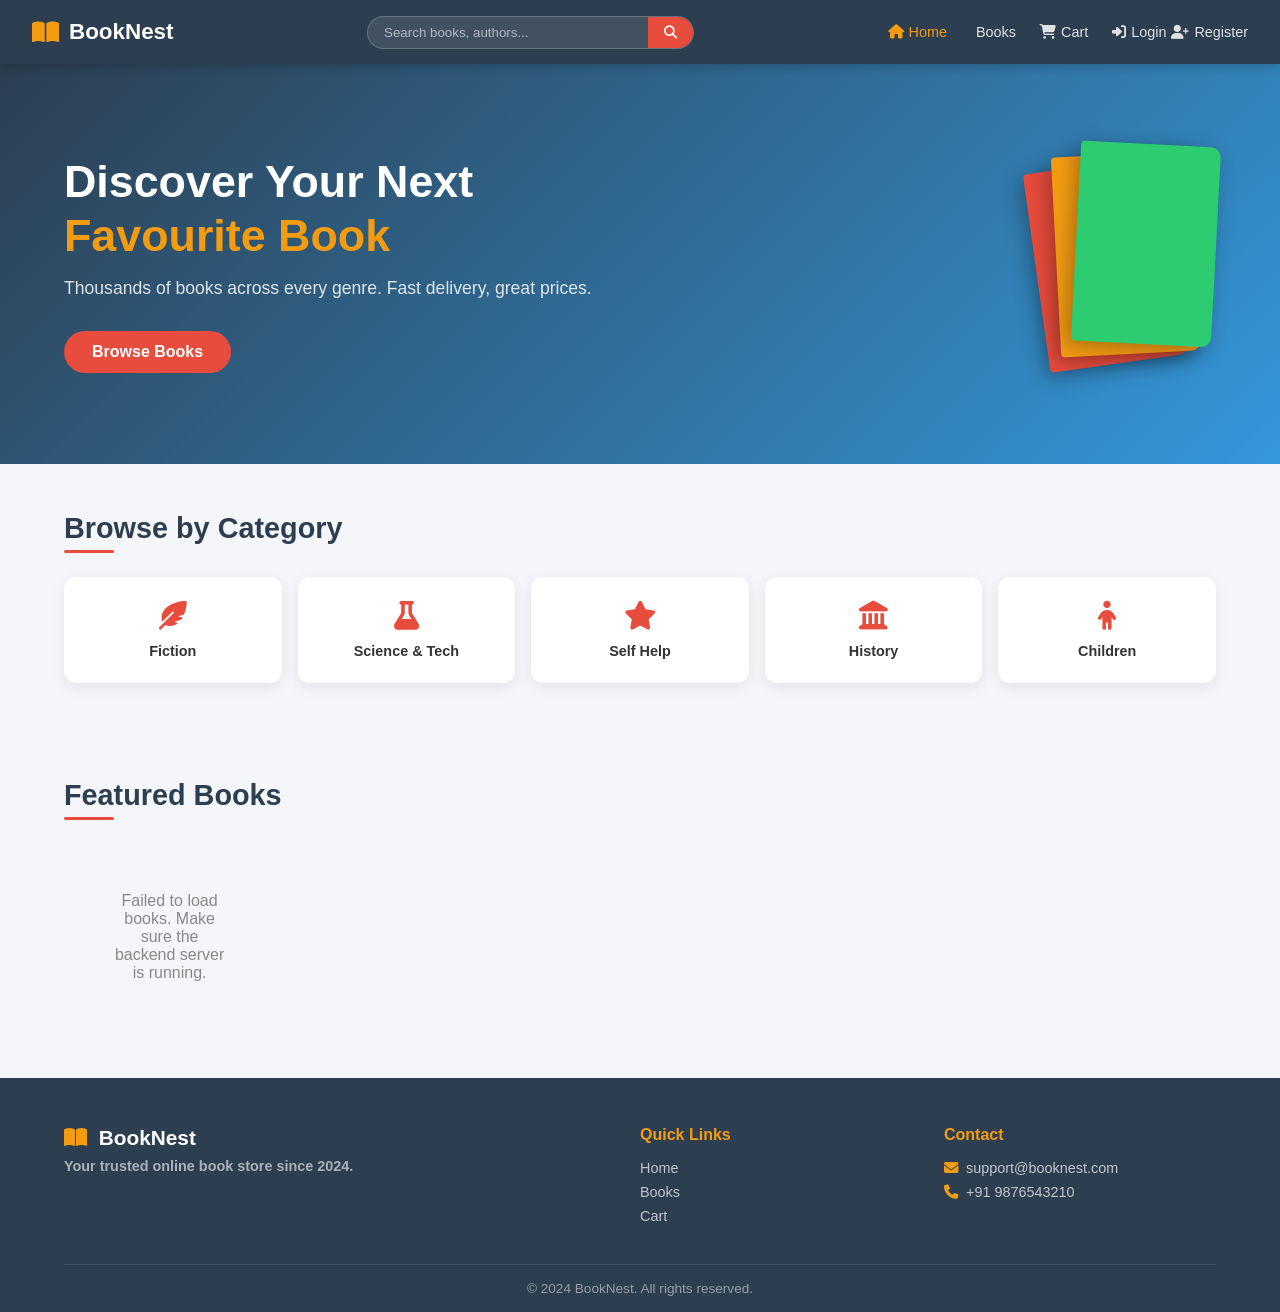
<file: frontend/index.html>
<!DOCTYPE html>
<html lang="en">
<head>
    <meta charset="UTF-8" />
    <meta name="viewport" content="width=device-width, initial-scale=1.0"/>
    <title>BookNest - Online Book Store</title>
    <link rel="stylesheet" href="css/style.css"/>
    <link rel="stylesheet" href="https://cdnjs.cloudflare.com/ajax/libs/font-awesome/6.4.0/css/all.min.css"/>
</head>
<body>

<!-- ===== NAVBAR ===== -->
<nav class="navbar">
    <div class="nav-brand">
        <i class="fas fa-book-open"></i>
        <span>BookNest</span>
    </div>
    <div class="nav-search">
        <input type="text" id="searchInput" placeholder="Search books, authors..."/>
        <button onclick="searchBooks()"><i class="fas fa-search"></i></button>
    </div>
    <div class="nav-links">
        <a href="index.html" class="active"><i class="fas fa-home"></i> Home</a>
        <a href="books.html"><i class="fas fa-books"></i> Books</a>
        <a href="cart.html"><i class="fas fa-shopping-cart"></i> Cart <span id="cartBadge" class="badge">0</span></a>
        <div id="authLinks">
            <a href="login.html"><i class="fas fa-sign-in-alt"></i> Login</a>
            <a href="register.html"><i class="fas fa-user-plus"></i> Register</a>
        </div>
        <div id="userLinks" style="display:none">
            <a href="orders.html"><i class="fas fa-box"></i> My Orders</a>
            <span id="welcomeUser" class="welcome-text"></span>
            <a href="#" onclick="logout()"><i class="fas fa-sign-out-alt"></i> Logout</a>
        </div>
    </div>
</nav>

<!-- ===== HERO SECTION ===== -->
<section class="hero">
    <div class="hero-content">
        <h1>Discover Your Next <br/><span>Favourite Book</span></h1>
        <p>Thousands of books across every genre. Fast delivery, great prices.</p>
        <button onclick="window.location='books.html'" class="btn-primary">Browse Books</button>
    </div>
    <div class="hero-image">
        <div class="book-stack">
            <div class="book b1"></div>
            <div class="book b2"></div>
            <div class="book b3"></div>
        </div>
    </div>
</section>

<!-- ===== CATEGORIES ===== -->
<section class="section">
    <h2 class="section-title">Browse by Category</h2>
    <div class="categories-grid">
        <div class="category-card" onclick="filterCategory(1)">
            <i class="fas fa-feather-alt"></i>
            <span>Fiction</span>
        </div>
        <div class="category-card" onclick="filterCategory(2)">
            <i class="fas fa-flask"></i>
            <span>Science & Tech</span>
        </div>
        <div class="category-card" onclick="filterCategory(3)">
            <i class="fas fa-star"></i>
            <span>Self Help</span>
        </div>
        <div class="category-card" onclick="filterCategory(4)">
            <i class="fas fa-landmark"></i>
            <span>History</span>
        </div>
        <div class="category-card" onclick="filterCategory(5)">
            <i class="fas fa-child"></i>
            <span>Children</span>
        </div>
    </div>
</section>

<!-- ===== FEATURED BOOKS ===== -->
<section class="section">
    <h2 class="section-title">Featured Books</h2>
    <div id="booksGrid" class="books-grid">
        <p class="loading"><i class="fas fa-spinner fa-spin"></i> Loading books...</p>
    </div>
</section>

<!-- ===== FOOTER ===== -->
<footer class="footer">
    <div class="footer-content">
        <div class="footer-brand">
            <i class="fas fa-book-open"></i> BookNest
            <p>Your trusted online book store since 2024.</p>
        </div>
        <div class="footer-links">
            <h4>Quick Links</h4>
            <a href="index.html">Home</a>
            <a href="books.html">Books</a>
            <a href="cart.html">Cart</a>
        </div>
        <div class="footer-contact">
            <h4>Contact</h4>
            <p><i class="fas fa-envelope"></i> support@booknest.com</p>
            <p><i class="fas fa-phone"></i> +91 9876543210</p>
        </div>
    </div>
    <div class="footer-bottom">
        &copy; 2024 BookNest. All rights reserved.
    </div>
</footer>

<script src="js/main.js"></script>
<script>
    document.addEventListener('DOMContentLoaded', () => {
        updateNavAuth();
        loadFeaturedBooks();
        updateCartBadge();
    });

    function loadFeaturedBooks() {
        fetch(API_BASE + '/books')
            .then(r => r.json())
            .then(books => {
                const grid = document.getElementById('booksGrid');
                grid.innerHTML = '';
                books.slice(0, 6).forEach(book => {
                    grid.innerHTML += createBookCard(book);
                });
            })
            .catch(() => {
                document.getElementById('booksGrid').innerHTML = '<p class="error">Failed to load books. Make sure the backend server is running.</p>';
            });
    }

    function filterCategory(id) {
        window.location = `books.html?category=${id}`;
    }

    function searchBooks() {
        const q = document.getElementById('searchInput').value.trim();
        if (q) window.location = `books.html?search=${encodeURIComponent(q)}`;
    }
</script>
</body>
</html>
</file>
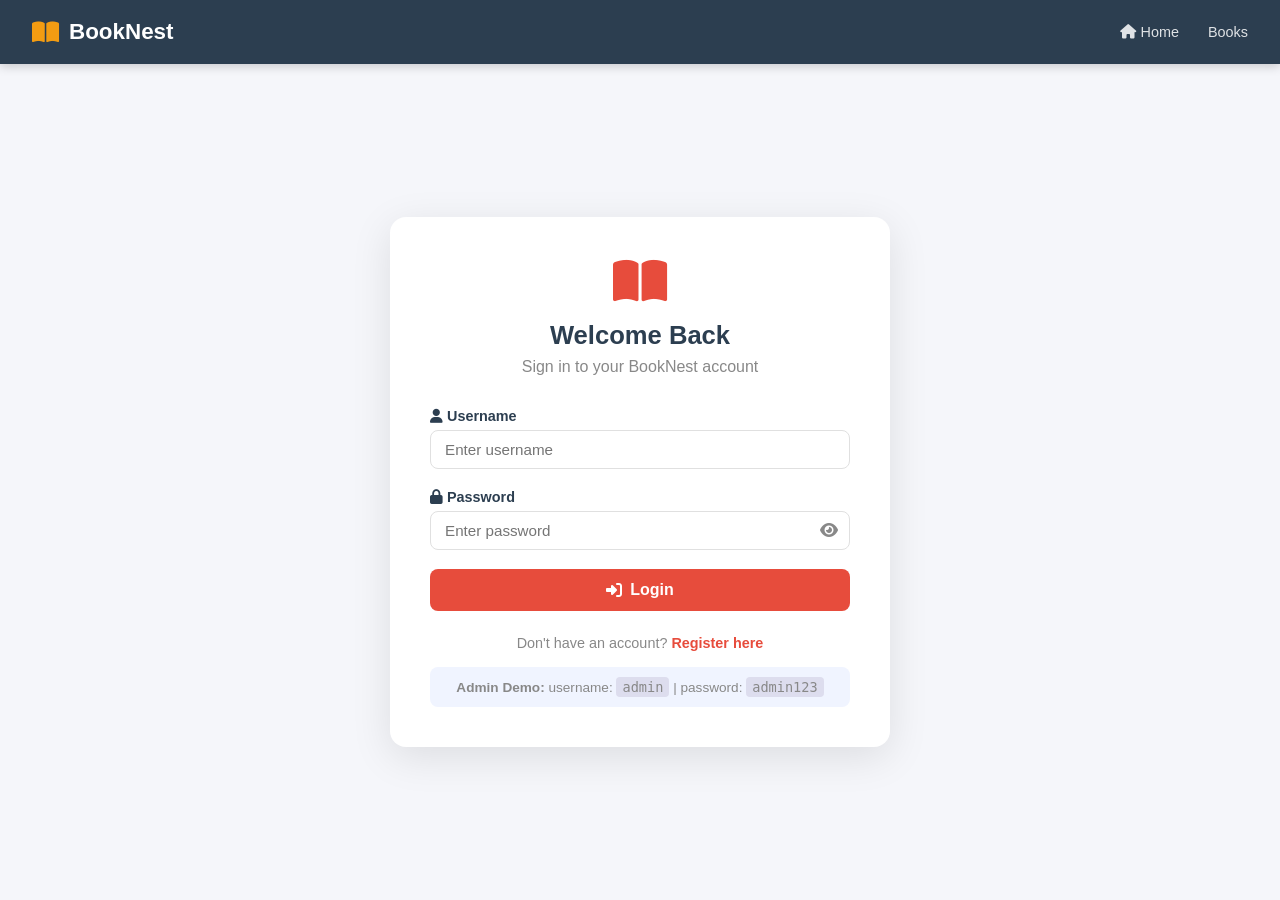
<file: frontend/admin.html>
<!DOCTYPE html>
<html lang="en">
<head>
    <meta charset="UTF-8"/>
    <meta name="viewport" content="width=device-width, initial-scale=1.0"/>
    <title>Admin Dashboard - BookNest</title>
    <link rel="stylesheet" href="css/style.css"/>
    <link rel="stylesheet" href="https://cdnjs.cloudflare.com/ajax/libs/font-awesome/6.4.0/css/all.min.css"/>
</head>
<body>
<nav class="navbar">
    <div class="nav-brand"><i class="fas fa-book-open"></i><span>BookNest Admin</span></div>
    <div class="nav-links">
        <a href="index.html"><i class="fas fa-home"></i> Site</a>
        <span id="welcomeUser" class="welcome-text"></span>
        <a href="#" onclick="logout()"><i class="fas fa-sign-out-alt"></i> Logout</a>
    </div>
</nav>

<div class="admin-container">
    <!-- Admin Sidebar -->
    <aside class="admin-sidebar">
        <ul>
            <li class="active" onclick="showTab('books')"><i class="fas fa-book"></i> Books</li>
            <li onclick="showTab('orders')"><i class="fas fa-box"></i> Orders</li>
            <li onclick="showTab('add-book')"><i class="fas fa-plus"></i> Add Book</li>
        </ul>
    </aside>

    <!-- Admin Content -->
    <main class="admin-main">

        <!-- Books Tab -->
        <div id="tab-books" class="admin-tab">
            <h2><i class="fas fa-book"></i> Manage Books</h2>
            <div id="adminBooksTable">
                <p class="loading"><i class="fas fa-spinner fa-spin"></i> Loading...</p>
            </div>
        </div>

        <!-- Orders Tab -->
        <div id="tab-orders" class="admin-tab" style="display:none">
            <h2><i class="fas fa-box"></i> All Orders</h2>
            <div id="adminOrdersTable">
                <p class="loading"><i class="fas fa-spinner fa-spin"></i> Loading...</p>
            </div>
        </div>

        <!-- Add Book Tab -->
        <div id="tab-add-book" class="admin-tab" style="display:none">
            <h2><i class="fas fa-plus-circle"></i> Add New Book</h2>
            <form id="addBookForm" onsubmit="submitBook(event)" class="admin-form">
                <div class="form-row">
                    <div class="form-group">
                        <label>Title *</label>
                        <input type="text" id="aTitle" required/>
                    </div>
                    <div class="form-group">
                        <label>Author *</label>
                        <input type="text" id="aAuthor" required/>
                    </div>
                </div>
                <div class="form-row">
                    <div class="form-group">
                        <label>ISBN</label>
                        <input type="text" id="aIsbn"/>
                    </div>
                    <div class="form-group">
                        <label>Category *</label>
                        <select id="aCategory" required>
                            <option value="1">Fiction</option>
                            <option value="2">Science & Tech</option>
                            <option value="3">Self Help</option>
                            <option value="4">History</option>
                            <option value="5">Children</option>
                        </select>
                    </div>
                </div>
                <div class="form-row">
                    <div class="form-group">
                        <label>Price (₹) *</label>
                        <input type="number" id="aPrice" step="0.01" required/>
                    </div>
                    <div class="form-group">
                        <label>Stock *</label>
                        <input type="number" id="aStock" required/>
                    </div>
                </div>
                <div class="form-row">
                    <div class="form-group">
                        <label>Publisher</label>
                        <input type="text" id="aPublisher"/>
                    </div>
                    <div class="form-group">
                        <label>Publish Year</label>
                        <input type="number" id="aYear" min="1000" max="2099"/>
                    </div>
                </div>
                <div class="form-group">
                    <label>Image URL</label>
                    <input type="text" id="aImage" placeholder="https://..."/>
                </div>
                <div class="form-group">
                    <label>Description</label>
                    <textarea id="aDesc" rows="3"></textarea>
                </div>
                <div id="addMsg" class="form-success" style="display:none"></div>
                <button type="submit" class="btn-primary"><i class="fas fa-save"></i> Save Book</button>
            </form>
        </div>

    </main>
</div>

<div id="toast" class="toast"></div>
<script src="js/main.js"></script>
<script>
    document.addEventListener('DOMContentLoaded', () => {
        const user = getUser();
        if (!user || user.role !== 'admin') { window.location = 'login.html'; return; }
        document.getElementById('welcomeUser').textContent = 'Hi, ' + user.fullName;
        loadAdminBooks();
    });

    function showTab(name) {
        document.querySelectorAll('.admin-tab').forEach(t => t.style.display = 'none');
        document.querySelectorAll('.admin-sidebar li').forEach(l => l.classList.remove('active'));
        document.getElementById('tab-' + name).style.display = 'block';
        event.target.closest('li').classList.add('active');
        if (name === 'orders') loadAdminOrders();
        if (name === 'books') loadAdminBooks();
    }

    function loadAdminBooks() {
        fetch(API_BASE + '/books')
            .then(r => r.json())
            .then(books => {
                const div = document.getElementById('adminBooksTable');
                div.innerHTML = `
                    <table class="admin-table">
                        <thead><tr><th>ID</th><th>Title</th><th>Author</th><th>Price</th><th>Stock</th><th>Category</th><th>Actions</th></tr></thead>
                        <tbody>
                            ${books.map(b => `
                                <tr>
                                    <td>${b.id}</td>
                                    <td>${b.title}</td>
                                    <td>${b.author}</td>
                                    <td>₹${b.price}</td>
                                    <td><span class="${b.stock < 5 ? 'low-stock' : ''}">${b.stock}</span></td>
                                    <td>${b.categoryName || '-'}</td>
                                    <td>
                                        <button class="btn-small btn-danger" onclick="deleteBook(${b.id})"><i class="fas fa-trash"></i></button>
                                    </td>
                                </tr>
                            `).join('')}
                        </tbody>
                    </table>`;
            });
    }

    function deleteBook(id) {
        if (!confirm('Are you sure you want to delete this book?')) return;
        fetch(API_BASE + '/books/' + id, { method: 'DELETE' })
            .then(r => r.json())
            .then(data => {
                if (data.success) { showToast('Book deleted'); loadAdminBooks(); }
                else showToast('Delete failed');
            });
    }

    function loadAdminOrders() {
        fetch(API_BASE + '/orders/all')
            .then(r => r.json())
            .then(orders => {
                const div = document.getElementById('adminOrdersTable');
                div.innerHTML = `
                    <table class="admin-table">
                        <thead><tr><th>ID</th><th>User</th><th>Total</th><th>Status</th><th>Date</th><th>Update</th></tr></thead>
                        <tbody>
                            ${orders.map(o => `
                                <tr>
                                    <td>#${o.id}</td>
                                    <td>User ${o.userId}</td>
                                    <td>₹${o.totalAmount}</td>
                                    <td><span class="status-badge status-${o.status}">${o.status}</span></td>
                                    <td>${new Date(o.orderDate).toLocaleDateString()}</td>
                                    <td>
                                        <select onchange="updateStatus(${o.id}, this.value)">
                                            <option value="pending" ${o.status==='pending'?'selected':''}>Pending</option>
                                            <option value="confirmed" ${o.status==='confirmed'?'selected':''}>Confirmed</option>
                                            <option value="shipped" ${o.status==='shipped'?'selected':''}>Shipped</option>
                                            <option value="delivered" ${o.status==='delivered'?'selected':''}>Delivered</option>
                                            <option value="cancelled" ${o.status==='cancelled'?'selected':''}>Cancelled</option>
                                        </select>
                                    </td>
                                </tr>
                            `).join('')}
                        </tbody>
                    </table>`;
            });
    }

    function updateStatus(orderId, status) {
        fetch(API_BASE + `/orders/${orderId}/status?status=${status}`, { method: 'PUT' })
            .then(r => r.json())
            .then(data => showToast(data.success ? 'Status updated' : 'Update failed'));
    }

    function submitBook(e) {
        e.preventDefault();
        const book = {
            title: document.getElementById('aTitle').value,
            author: document.getElementById('aAuthor').value,
            isbn: document.getElementById('aIsbn').value,
            categoryId: parseInt(document.getElementById('aCategory').value),
            price: parseFloat(document.getElementById('aPrice').value),
            stock: parseInt(document.getElementById('aStock').value),
            description: document.getElementById('aDesc').value,
            imageUrl: document.getElementById('aImage').value,
            publisher: document.getElementById('aPublisher').value,
            publishYear: parseInt(document.getElementById('aYear').value) || 0
        };
        fetch(API_BASE + '/books', {
            method: 'POST',
            headers: { 'Content-Type': 'application/json' },
            body: JSON.stringify(book)
        })
        .then(r => r.json())
        .then(data => {
            const msg = document.getElementById('addMsg');
            msg.textContent = data.success ? 'Book added successfully!' : 'Failed to add book';
            msg.className = data.success ? 'form-success' : 'form-error';
            msg.style.display = 'block';
            if (data.success) document.getElementById('addBookForm').reset();
        });
    }
</script>
</body>
</html>
</file>
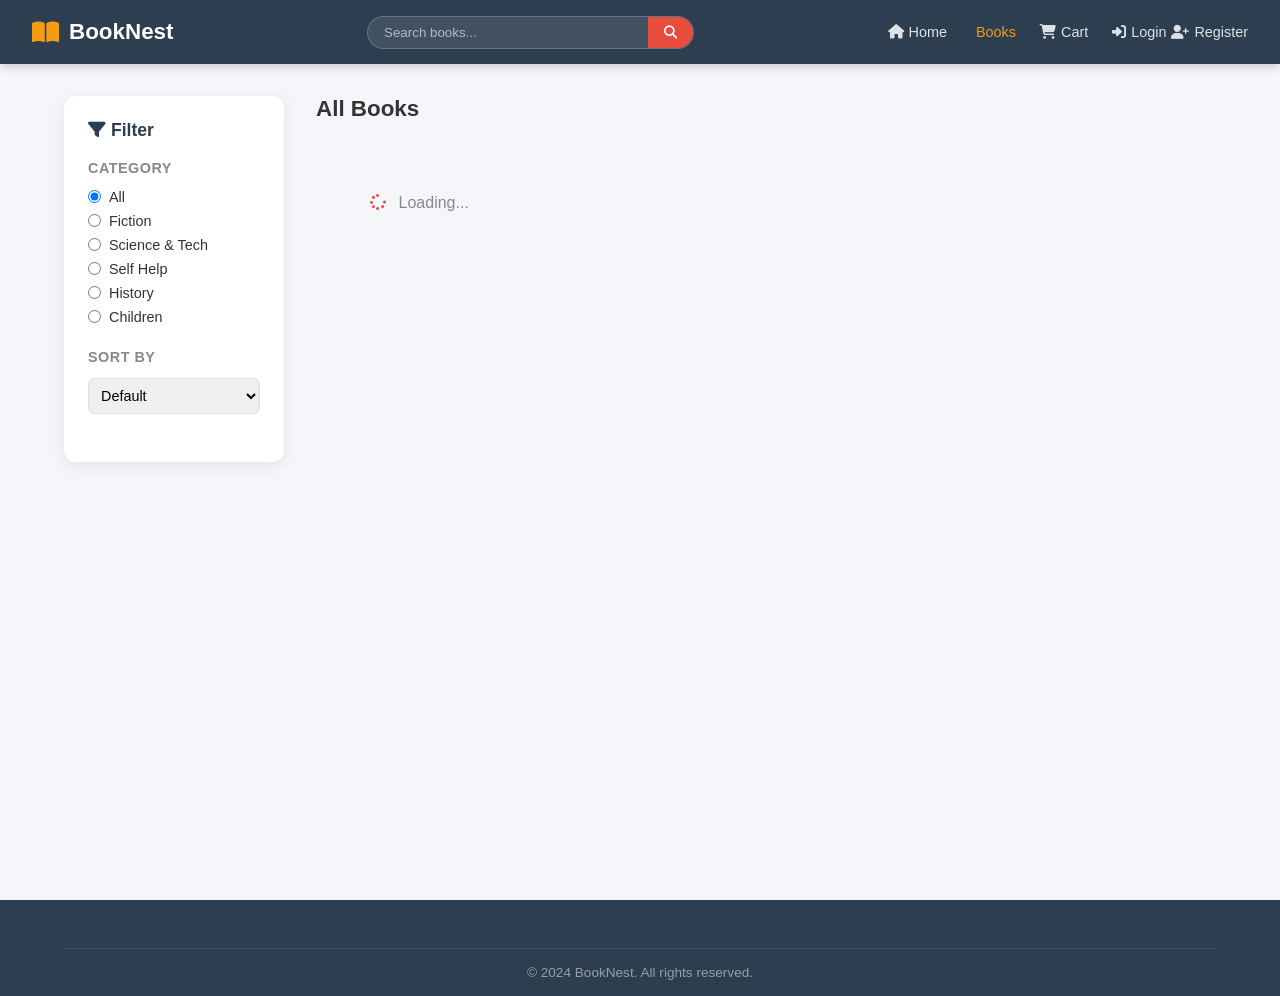
<file: frontend/books.html>
<!DOCTYPE html>
<html lang="en">
<head>
    <meta charset="UTF-8"/>
    <meta name="viewport" content="width=device-width, initial-scale=1.0"/>
    <title>All Books - BookNest</title>
    <link rel="stylesheet" href="css/style.css"/>
    <link rel="stylesheet" href="https://cdnjs.cloudflare.com/ajax/libs/font-awesome/6.4.0/css/all.min.css"/>
</head>
<body>

<nav class="navbar">
    <div class="nav-brand">
        <i class="fas fa-book-open"></i><span>BookNest</span>
    </div>
    <div class="nav-search">
        <input type="text" id="searchInput" placeholder="Search books..."/>
        <button onclick="doSearch()"><i class="fas fa-search"></i></button>
    </div>
    <div class="nav-links">
        <a href="index.html"><i class="fas fa-home"></i> Home</a>
        <a href="books.html" class="active"><i class="fas fa-books"></i> Books</a>
        <a href="cart.html"><i class="fas fa-shopping-cart"></i> Cart <span id="cartBadge" class="badge">0</span></a>
        <div id="authLinks">
            <a href="login.html"><i class="fas fa-sign-in-alt"></i> Login</a>
            <a href="register.html"><i class="fas fa-user-plus"></i> Register</a>
        </div>
        <div id="userLinks" style="display:none">
            <a href="orders.html"><i class="fas fa-box"></i> My Orders</a>
            <span id="welcomeUser" class="welcome-text"></span>
            <a href="#" onclick="logout()"><i class="fas fa-sign-out-alt"></i> Logout</a>
        </div>
    </div>
</nav>

<div class="page-container">
    <!-- Sidebar Filter -->
    <aside class="sidebar">
        <h3><i class="fas fa-filter"></i> Filter</h3>
        <div class="filter-group">
            <h4>Category</h4>
            <label><input type="radio" name="cat" value="0" onchange="filterBooks(0)" checked/> All</label>
            <label><input type="radio" name="cat" value="1" onchange="filterBooks(1)"/> Fiction</label>
            <label><input type="radio" name="cat" value="2" onchange="filterBooks(2)"/> Science & Tech</label>
            <label><input type="radio" name="cat" value="3" onchange="filterBooks(3)"/> Self Help</label>
            <label><input type="radio" name="cat" value="4" onchange="filterBooks(4)"/> History</label>
            <label><input type="radio" name="cat" value="5" onchange="filterBooks(5)"/> Children</label>
        </div>
        <div class="filter-group">
            <h4>Sort By</h4>
            <select id="sortSelect" onchange="sortBooks()">
                <option value="default">Default</option>
                <option value="price-asc">Price: Low to High</option>
                <option value="price-desc">Price: High to Low</option>
                <option value="title">Title A-Z</option>
            </select>
        </div>
    </aside>

    <!-- Books Grid -->
    <main class="main-content">
        <div class="books-header">
            <h2 id="pageTitle">All Books</h2>
            <span id="bookCount" class="book-count"></span>
        </div>
        <div id="booksGrid" class="books-grid">
            <p class="loading"><i class="fas fa-spinner fa-spin"></i> Loading...</p>
        </div>
    </main>
</div>

<!-- Book Detail Modal -->
<div id="bookModal" class="modal" style="display:none">
    <div class="modal-content">
        <span class="modal-close" onclick="closeModal()">&times;</span>
        <div id="modalBody"></div>
    </div>
</div>

<footer class="footer">
    <div class="footer-bottom">&copy; 2024 BookNest. All rights reserved.</div>
</footer>

<script src="js/main.js"></script>
<script>
    let allBooks = [];

    document.addEventListener('DOMContentLoaded', () => {
        updateNavAuth();
        updateCartBadge();
        const params = new URLSearchParams(window.location.search);
        const search = params.get('search');
        const category = params.get('category');

        if (search) {
            document.getElementById('searchInput').value = search;
            loadBooks('search', search);
        } else if (category) {
            filterBooks(parseInt(category));
            document.querySelector(`input[name="cat"][value="${category}"]`).checked = true;
        } else {
            loadBooks('all');
        }
    });

    function loadBooks(type, param) {
        let url = API_BASE + '/books';
        if (type === 'search') url += '?search=' + encodeURIComponent(param);
        else if (type === 'category' && param > 0) url += '?category=' + param;

        fetch(url)
            .then(r => r.json())
            .then(books => {
                allBooks = books;
                renderBooks(books);
                document.getElementById('bookCount').textContent = books.length + ' books found';
                if (type === 'search') document.getElementById('pageTitle').textContent = `Results for "${param}"`;
            });
    }

    function renderBooks(books) {
        const grid = document.getElementById('booksGrid');
        if (books.length === 0) {
            grid.innerHTML = '<p class="no-results">No books found.</p>';
            return;
        }
        grid.innerHTML = books.map(b => createBookCard(b)).join('');
    }

    function filterBooks(catId) {
        document.getElementById('pageTitle').textContent = catId === 0 ? 'All Books' : getCatName(catId);
        loadBooks('category', catId);
    }

    function sortBooks() {
        const sort = document.getElementById('sortSelect').value;
        let sorted = [...allBooks];
        if (sort === 'price-asc') sorted.sort((a,b) => a.price - b.price);
        else if (sort === 'price-desc') sorted.sort((a,b) => b.price - a.price);
        else if (sort === 'title') sorted.sort((a,b) => a.title.localeCompare(b.title));
        renderBooks(sorted);
    }

    function doSearch() {
        const q = document.getElementById('searchInput').value.trim();
        if (q) loadBooks('search', q);
    }

    function getCatName(id) {
        const names = {1:'Fiction',2:'Science & Tech',3:'Self Help',4:'History',5:'Children'};
        return names[id] || 'Books';
    }
</script>
</body>
</html>
</file>
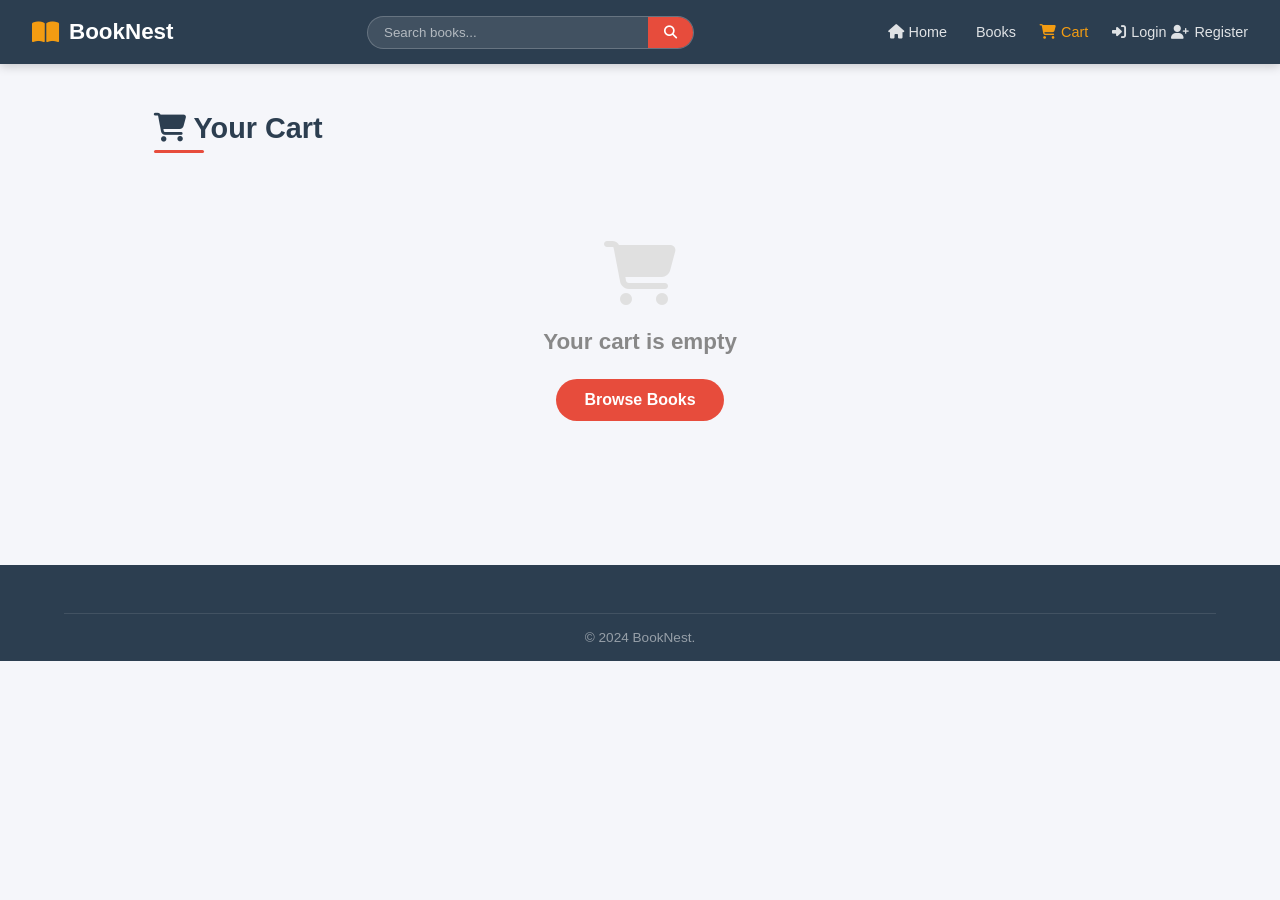
<file: frontend/cart.html>
<!DOCTYPE html>
<html lang="en">
<head>
    <meta charset="UTF-8"/>
    <meta name="viewport" content="width=device-width, initial-scale=1.0"/>
    <title>Cart - BookNest</title>
    <link rel="stylesheet" href="css/style.css"/>
    <link rel="stylesheet" href="https://cdnjs.cloudflare.com/ajax/libs/font-awesome/6.4.0/css/all.min.css"/>
</head>
<body>

<nav class="navbar">
    <div class="nav-brand"><i class="fas fa-book-open"></i><span>BookNest</span></div>
    <div class="nav-search">
        <input type="text" id="searchInput" placeholder="Search books..."/>
        <button onclick="window.location='books.html?search='+document.getElementById('searchInput').value"><i class="fas fa-search"></i></button>
    </div>
    <div class="nav-links">
        <a href="index.html"><i class="fas fa-home"></i> Home</a>
        <a href="books.html"><i class="fas fa-books"></i> Books</a>
        <a href="cart.html" class="active"><i class="fas fa-shopping-cart"></i> Cart <span id="cartBadge" class="badge">0</span></a>
        <div id="authLinks"><a href="login.html"><i class="fas fa-sign-in-alt"></i> Login</a><a href="register.html"><i class="fas fa-user-plus"></i> Register</a></div>
        <div id="userLinks" style="display:none">
            <a href="orders.html"><i class="fas fa-box"></i> My Orders</a>
            <span id="welcomeUser" class="welcome-text"></span>
            <a href="#" onclick="logout()"><i class="fas fa-sign-out-alt"></i> Logout</a>
        </div>
    </div>
</nav>

<div class="cart-page section">
    <h2 class="section-title"><i class="fas fa-shopping-cart"></i> Your Cart</h2>

    <div id="cartEmpty" style="display:none" class="empty-state">
        <i class="fas fa-shopping-cart fa-4x"></i>
        <h3>Your cart is empty</h3>
        <a href="books.html" class="btn-primary">Browse Books</a>
    </div>

    <div id="cartContent">
        <div id="cartItems" class="cart-items"></div>
        <div class="cart-summary" id="cartSummary" style="display:none">
            <h3>Order Summary</h3>
            <div class="summary-row"><span>Subtotal</span><span id="subtotal">₹0</span></div>
            <div class="summary-row"><span>Delivery</span><span>Free</span></div>
            <div class="summary-row total"><span>Total</span><span id="totalAmount">₹0</span></div>
            <div class="address-section">
                <label>Shipping Address *</label>
                <textarea id="shippingAddress" rows="3" placeholder="Enter your full shipping address..."></textarea>
            </div>
            <button class="btn-primary btn-full" onclick="placeOrder()">
                <i class="fas fa-check-circle"></i> Place Order
            </button>
        </div>
    </div>
</div>

<div id="toast" class="toast"></div>
<footer class="footer"><div class="footer-bottom">&copy; 2024 BookNest.</div></footer>

<script src="js/main.js"></script>
<script>
    document.addEventListener('DOMContentLoaded', () => {
        updateNavAuth();
        renderCart();
        updateCartBadge();
    });

    function renderCart() {
        const cart = getCart();
        const itemsDiv = document.getElementById('cartItems');
        const summary = document.getElementById('cartSummary');
        const empty = document.getElementById('cartEmpty');

        if (cart.length === 0) {
            empty.style.display = 'block';
            summary.style.display = 'none';
            itemsDiv.innerHTML = '';
            return;
        }
        empty.style.display = 'none';
        summary.style.display = 'block';

        let total = 0;
        itemsDiv.innerHTML = cart.map(item => {
            total += item.price * item.quantity;
            return `
            <div class="cart-item">
                <div class="cart-item-info">
                    <h4>${item.title}</h4>
                    <p class="author">by ${item.author}</p>
                    <p class="price">₹${item.price.toFixed(2)}</p>
                </div>
                <div class="cart-item-actions">
                    <button class="qty-btn" onclick="changeQty(${item.id}, -1)"><i class="fas fa-minus"></i></button>
                    <span class="qty">${item.quantity}</span>
                    <button class="qty-btn" onclick="changeQty(${item.id}, 1)"><i class="fas fa-plus"></i></button>
                    <button class="remove-btn" onclick="removeFromCart(${item.id})"><i class="fas fa-trash"></i></button>
                </div>
                <div class="item-total">₹${(item.price * item.quantity).toFixed(2)}</div>
            </div>`;
        }).join('');

        document.getElementById('subtotal').textContent = '₹' + total.toFixed(2);
        document.getElementById('totalAmount').textContent = '₹' + total.toFixed(2);
    }

    function changeQty(bookId, delta) {
        let cart = getCart();
        const idx = cart.findIndex(i => i.id === bookId);
        if (idx >= 0) {
            cart[idx].quantity += delta;
            if (cart[idx].quantity <= 0) cart.splice(idx, 1);
        }
        saveCart(cart);
        updateCartBadge();
        renderCart();
    }

    function removeFromCart(bookId) {
        let cart = getCart().filter(i => i.id !== bookId);
        saveCart(cart);
        updateCartBadge();
        renderCart();
        showToast('Book removed from cart');
    }

    function placeOrder() {
        const user = getUser();
        if (!user) { showToast('Please login to place an order'); window.location='login.html'; return; }

        const address = document.getElementById('shippingAddress').value.trim();
        if (!address) { showToast('Please enter a shipping address'); return; }

        const cart = getCart();
        const total = cart.reduce((sum, i) => sum + i.price * i.quantity, 0);

        const order = {
            userId: user.userId,
            totalAmount: total,
            shippingAddress: address,
            items: cart.map(i => ({ bookId: i.id, quantity: i.quantity, price: i.price }))
        };

        fetch(API_BASE + '/orders', {
            method: 'POST',
            headers: { 'Content-Type': 'application/json' },
            body: JSON.stringify(order)
        })
        .then(r => r.json())
        .then(data => {
            if (data.success) {
                saveCart([]);
                updateCartBadge();
                showToast('Order placed successfully! Order #' + data.orderId);
                setTimeout(() => window.location = 'orders.html', 2000);
            } else {
                showToast('Failed to place order. Please try again.');
            }
        });
    }
</script>
</body>
</html>
</file>
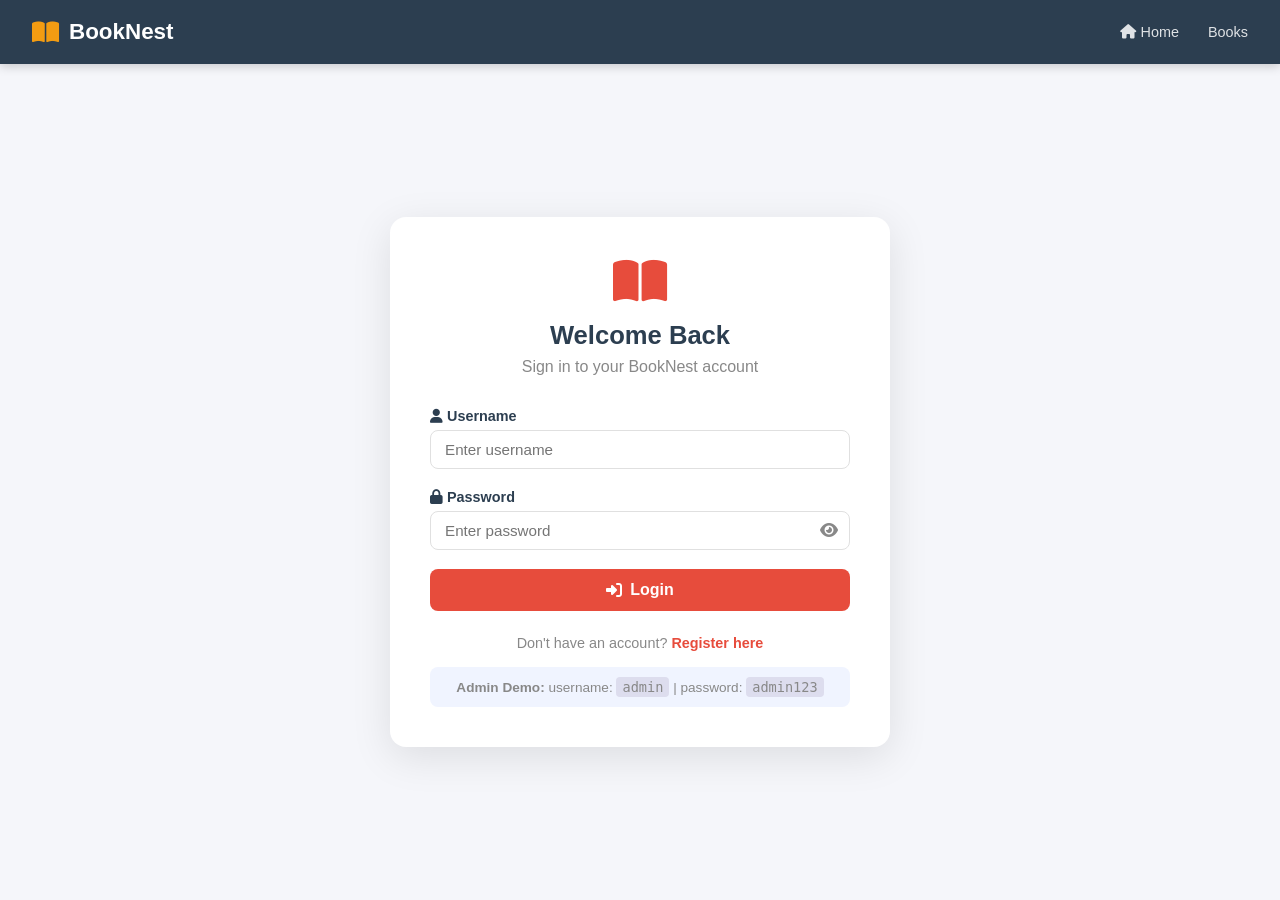
<file: frontend/login.html>
<!DOCTYPE html>
<html lang="en">
<head>
    <meta charset="UTF-8"/>
    <meta name="viewport" content="width=device-width, initial-scale=1.0"/>
    <title>Login - BookNest</title>
    <link rel="stylesheet" href="css/style.css"/>
    <link rel="stylesheet" href="https://cdnjs.cloudflare.com/ajax/libs/font-awesome/6.4.0/css/all.min.css"/>
</head>
<body class="auth-body">

<nav class="navbar">
    <div class="nav-brand"><i class="fas fa-book-open"></i><span>BookNest</span></div>
    <div class="nav-links">
        <a href="index.html"><i class="fas fa-home"></i> Home</a>
        <a href="books.html"><i class="fas fa-books"></i> Books</a>
    </div>
</nav>

<div class="auth-container">
    <div class="auth-card">
        <div class="auth-header">
            <i class="fas fa-book-open fa-3x"></i>
            <h2>Welcome Back</h2>
            <p>Sign in to your BookNest account</p>
        </div>
        <form id="loginForm" onsubmit="handleLogin(event)">
            <div class="form-group">
                <label><i class="fas fa-user"></i> Username</label>
                <input type="text" id="username" placeholder="Enter username" required/>
            </div>
            <div class="form-group">
                <label><i class="fas fa-lock"></i> Password</label>
                <div class="password-wrap">
                    <input type="password" id="password" placeholder="Enter password" required/>
                    <i class="fas fa-eye toggle-pwd" onclick="togglePassword('password')"></i>
                </div>
            </div>
            <div id="loginError" class="form-error" style="display:none"></div>
            <button type="submit" class="btn-primary btn-full">
                <i class="fas fa-sign-in-alt"></i> Login
            </button>
        </form>
        <div class="auth-footer">
            Don't have an account? <a href="register.html">Register here</a>
        </div>
        <div class="demo-creds">
            <p><strong>Admin Demo:</strong> username: <code>admin</code> | password: <code>admin123</code></p>
        </div>
    </div>
</div>

<div id="toast" class="toast"></div>
<script src="js/main.js"></script>
<script>
    document.addEventListener('DOMContentLoaded', () => {
        if (getUser()) window.location = 'index.html';
    });

    function handleLogin(e) {
        e.preventDefault();
        const username = document.getElementById('username').value.trim();
        const password = document.getElementById('password').value;

        fetch(API_BASE + '/users/login', {
            method: 'POST',
            headers: { 'Content-Type': 'application/json' },
            body: JSON.stringify({ username, password })
        })
        .then(r => r.json())
        .then(data => {
            if (data.success) {
                localStorage.setItem('bookstore_user', JSON.stringify(data));
                showToast('Login successful! Welcome, ' + data.fullName);
                setTimeout(() => {
                    window.location = data.role === 'admin' ? 'admin.html' : 'index.html';
                }, 1000);
            } else {
                const err = document.getElementById('loginError');
                err.textContent = data.message || 'Invalid credentials';
                err.style.display = 'block';
            }
        })
        .catch(() => showToast('Server error. Is the backend running?'));
    }

    function togglePassword(id) {
        const inp = document.getElementById(id);
        inp.type = inp.type === 'password' ? 'text' : 'password';
    }
</script>
</body>
</html>
</file>
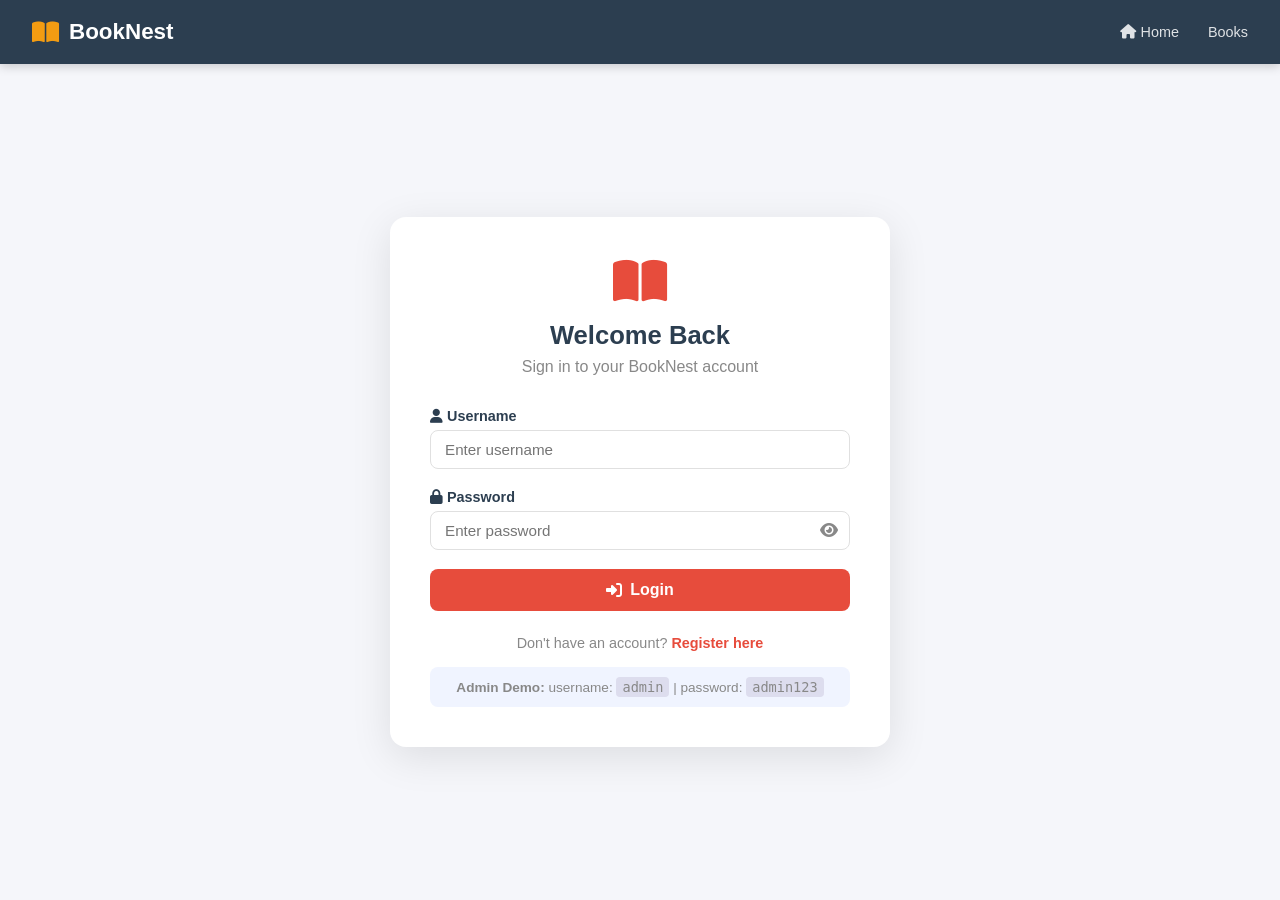
<file: frontend/orders.html>
<!DOCTYPE html>
<html lang="en">
<head>
    <meta charset="UTF-8"/>
    <meta name="viewport" content="width=device-width, initial-scale=1.0"/>
    <title>My Orders - BookNest</title>
    <link rel="stylesheet" href="css/style.css"/>
    <link rel="stylesheet" href="https://cdnjs.cloudflare.com/ajax/libs/font-awesome/6.4.0/css/all.min.css"/>
</head>
<body>
<nav class="navbar">
    <div class="nav-brand"><i class="fas fa-book-open"></i><span>BookNest</span></div>
    <div class="nav-links">
        <a href="index.html"><i class="fas fa-home"></i> Home</a>
        <a href="books.html"><i class="fas fa-books"></i> Books</a>
        <a href="cart.html"><i class="fas fa-shopping-cart"></i> Cart <span id="cartBadge" class="badge">0</span></a>
        <div id="userLinks" style="display:none">
            <a href="orders.html" class="active"><i class="fas fa-box"></i> My Orders</a>
            <span id="welcomeUser" class="welcome-text"></span>
            <a href="#" onclick="logout()"><i class="fas fa-sign-out-alt"></i> Logout</a>
        </div>
        <div id="authLinks"><a href="login.html">Login</a></div>
    </div>
</nav>

<div class="section">
    <h2 class="section-title"><i class="fas fa-box"></i> My Orders</h2>
    <div id="ordersContainer">
        <p class="loading"><i class="fas fa-spinner fa-spin"></i> Loading orders...</p>
    </div>
</div>

<footer class="footer"><div class="footer-bottom">&copy; 2024 BookNest.</div></footer>
<script src="js/main.js"></script>
<script>
    document.addEventListener('DOMContentLoaded', () => {
        updateNavAuth();
        updateCartBadge();
        const user = getUser();
        if (!user) { window.location = 'login.html'; return; }
        loadOrders(user.userId);
    });

    function loadOrders(userId) {
        fetch(API_BASE + '/orders?userId=' + userId)
            .then(r => r.json())
            .then(orders => {
                const container = document.getElementById('ordersContainer');
                if (orders.length === 0) {
                    container.innerHTML = `<div class="empty-state"><i class="fas fa-box-open fa-4x"></i><h3>No orders yet</h3><a href="books.html" class="btn-primary">Start Shopping</a></div>`;
                    return;
                }
                container.innerHTML = orders.map(o => `
                    <div class="order-card">
                        <div class="order-header">
                            <div>
                                <strong>Order #${o.id}</strong>
                                <span class="order-date">${new Date(o.orderDate).toLocaleDateString()}</span>
                            </div>
                            <span class="status-badge status-${o.status}">${o.status.toUpperCase()}</span>
                        </div>
                        <div class="order-items">
                            ${o.items ? o.items.map(item => `
                                <div class="order-item-row">
                                    <span>${item.bookTitle}</span>
                                    <span>x${item.quantity}</span>
                                    <span>₹${(item.price * item.quantity).toFixed(2)}</span>
                                </div>
                            `).join('') : ''}
                        </div>
                        <div class="order-footer">
                            <span>Total: <strong>₹${o.totalAmount.toFixed(2)}</strong></span>
                            <span>Ship to: ${o.shippingAddress}</span>
                        </div>
                    </div>
                `).join('');
            });
    }
</script>
</body>
</html>
</file>
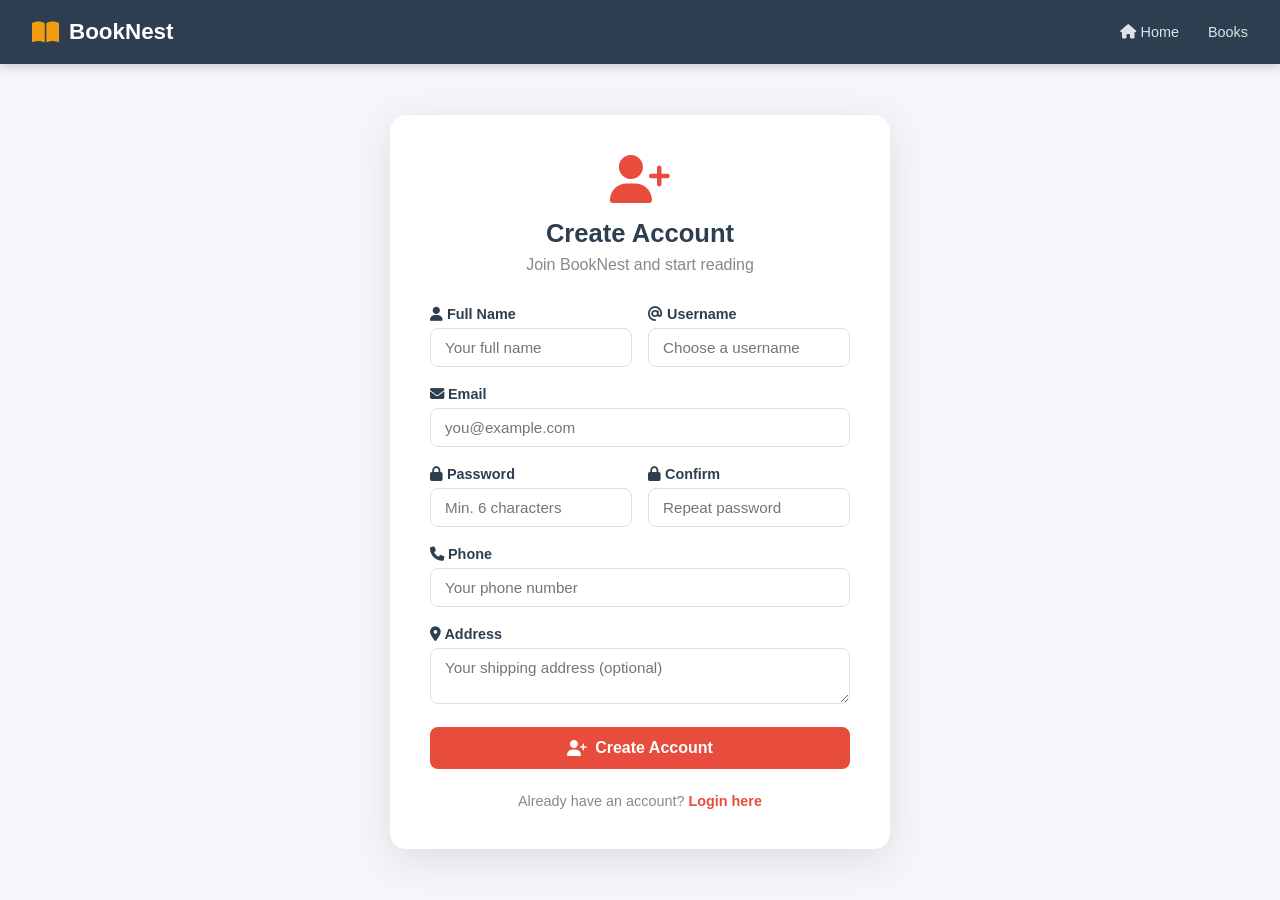
<file: frontend/register.html>
<!DOCTYPE html>
<html lang="en">
<head>
    <meta charset="UTF-8"/>
    <meta name="viewport" content="width=device-width, initial-scale=1.0"/>
    <title>Register - BookNest</title>
    <link rel="stylesheet" href="css/style.css"/>
    <link rel="stylesheet" href="https://cdnjs.cloudflare.com/ajax/libs/font-awesome/6.4.0/css/all.min.css"/>
</head>
<body class="auth-body">

<nav class="navbar">
    <div class="nav-brand"><i class="fas fa-book-open"></i><span>BookNest</span></div>
    <div class="nav-links">
        <a href="index.html"><i class="fas fa-home"></i> Home</a>
        <a href="books.html"><i class="fas fa-books"></i> Books</a>
    </div>
</nav>

<div class="auth-container">
    <div class="auth-card">
        <div class="auth-header">
            <i class="fas fa-user-plus fa-3x"></i>
            <h2>Create Account</h2>
            <p>Join BookNest and start reading</p>
        </div>
        <form id="registerForm" onsubmit="handleRegister(event)">
            <div class="form-row">
                <div class="form-group">
                    <label><i class="fas fa-user"></i> Full Name</label>
                    <input type="text" id="fullName" placeholder="Your full name" required/>
                </div>
                <div class="form-group">
                    <label><i class="fas fa-at"></i> Username</label>
                    <input type="text" id="username" placeholder="Choose a username" required/>
                </div>
            </div>
            <div class="form-group">
                <label><i class="fas fa-envelope"></i> Email</label>
                <input type="email" id="email" placeholder="you@example.com" required/>
            </div>
            <div class="form-row">
                <div class="form-group">
                    <label><i class="fas fa-lock"></i> Password</label>
                    <input type="password" id="password" placeholder="Min. 6 characters" required/>
                </div>
                <div class="form-group">
                    <label><i class="fas fa-lock"></i> Confirm</label>
                    <input type="password" id="confirmPassword" placeholder="Repeat password" required/>
                </div>
            </div>
            <div class="form-group">
                <label><i class="fas fa-phone"></i> Phone</label>
                <input type="text" id="phone" placeholder="Your phone number"/>
            </div>
            <div class="form-group">
                <label><i class="fas fa-map-marker-alt"></i> Address</label>
                <textarea id="address" rows="2" placeholder="Your shipping address (optional)"></textarea>
            </div>
            <div id="regError" class="form-error" style="display:none"></div>
            <div id="regSuccess" class="form-success" style="display:none"></div>
            <button type="submit" class="btn-primary btn-full">
                <i class="fas fa-user-plus"></i> Create Account
            </button>
        </form>
        <div class="auth-footer">
            Already have an account? <a href="login.html">Login here</a>
        </div>
    </div>
</div>

<div id="toast" class="toast"></div>
<script src="js/main.js"></script>
<script>
    function handleRegister(e) {
        e.preventDefault();
        const password = document.getElementById('password').value;
        const confirm = document.getElementById('confirmPassword').value;
        const errDiv = document.getElementById('regError');

        if (password !== confirm) {
            errDiv.textContent = 'Passwords do not match!';
            errDiv.style.display = 'block';
            return;
        }
        if (password.length < 6) {
            errDiv.textContent = 'Password must be at least 6 characters.';
            errDiv.style.display = 'block';
            return;
        }
        errDiv.style.display = 'none';

        const user = {
            fullName: document.getElementById('fullName').value,
            username: document.getElementById('username').value,
            email: document.getElementById('email').value,
            password,
            phone: document.getElementById('phone').value,
            address: document.getElementById('address').value
        };

        fetch(API_BASE + '/users/register', {
            method: 'POST',
            headers: { 'Content-Type': 'application/json' },
            body: JSON.stringify(user)
        })
        .then(r => r.json())
        .then(data => {
            if (data.success) {
                document.getElementById('regSuccess').textContent = 'Account created! Redirecting to login...';
                document.getElementById('regSuccess').style.display = 'block';
                setTimeout(() => window.location = 'login.html', 2000);
            } else {
                errDiv.textContent = data.message || 'Registration failed';
                errDiv.style.display = 'block';
            }
        });
    }
</script>
</body>
</html>
</file>
<file: frontend/css/style.css>
/* ============================================
   BookNest - Complete Stylesheet
   ============================================ */

:root {
    --primary: #2c3e50;
    --accent: #e74c3c;
    --accent2: #f39c12;
    --bg: #f5f6fa;
    --white: #ffffff;
    --card-shadow: 0 4px 15px rgba(0,0,0,0.08);
    --radius: 12px;
    --text: #333;
    --muted: #888;
    --border: #e0e0e0;
    --success: #27ae60;
    --danger: #e74c3c;
}

* { margin: 0; padding: 0; box-sizing: border-box; }

body {
    font-family: 'Segoe UI', Tahoma, Geneva, Verdana, sans-serif;
    background: var(--bg);
    color: var(--text);
    min-height: 100vh;
}

/* ---- NAVBAR ---- */
.navbar {
    background: var(--primary);
    color: white;
    padding: 0 2rem;
    height: 64px;
    display: flex;
    align-items: center;
    justify-content: space-between;
    position: sticky;
    top: 0;
    z-index: 1000;
    box-shadow: 0 2px 10px rgba(0,0,0,0.2);
}

.nav-brand {
    display: flex;
    align-items: center;
    gap: 10px;
    font-size: 1.4rem;
    font-weight: 700;
    color: white;
    text-decoration: none;
    cursor: pointer;
}

.nav-brand i { color: var(--accent2); font-size: 1.5rem; }

.nav-search {
    display: flex;
    align-items: center;
    background: rgba(255,255,255,0.1);
    border-radius: 25px;
    overflow: hidden;
    border: 1px solid rgba(255,255,255,0.2);
}

.nav-search input {
    background: none;
    border: none;
    padding: 8px 16px;
    color: white;
    width: 280px;
    outline: none;
}

.nav-search input::placeholder { color: rgba(255,255,255,0.6); }

.nav-search button {
    background: var(--accent);
    border: none;
    padding: 8px 16px;
    color: white;
    cursor: pointer;
    transition: background 0.2s;
}

.nav-search button:hover { background: #c0392b; }

.nav-links {
    display: flex;
    align-items: center;
    gap: 1.5rem;
}

.nav-links a, .nav-links div {
    color: rgba(255,255,255,0.85);
    text-decoration: none;
    font-size: 0.9rem;
    display: flex;
    align-items: center;
    gap: 5px;
    transition: color 0.2s;
    cursor: pointer;
}

.nav-links a:hover, .nav-links a.active { color: var(--accent2); }

.badge {
    background: var(--accent);
    color: white;
    border-radius: 50%;
    padding: 2px 6px;
    font-size: 0.7rem;
    font-weight: 700;
}

.welcome-text {
    color: var(--accent2) !important;
    font-weight: 600;
}

/* ---- HERO ---- */
.hero {
    background: linear-gradient(135deg, #2c3e50 0%, #3498db 100%);
    color: white;
    padding: 5rem 4rem;
    display: flex;
    align-items: center;
    justify-content: space-between;
    min-height: 400px;
    overflow: hidden;
}

.hero-content h1 { font-size: 2.8rem; line-height: 1.2; margin-bottom: 1rem; }
.hero-content h1 span { color: var(--accent2); }
.hero-content p { font-size: 1.1rem; opacity: 0.85; margin-bottom: 2rem; }

.btn-primary {
    background: var(--accent);
    color: white;
    border: none;
    padding: 12px 28px;
    border-radius: 25px;
    font-size: 1rem;
    font-weight: 600;
    cursor: pointer;
    text-decoration: none;
    display: inline-flex;
    align-items: center;
    gap: 8px;
    transition: all 0.3s;
}

.btn-primary:hover { background: #c0392b; transform: translateY(-2px); box-shadow: 0 8px 20px rgba(231,76,60,0.4); }
.btn-primary:disabled { background: #bbb; cursor: not-allowed; transform: none; }
.btn-full { width: 100%; justify-content: center; border-radius: 8px; }

/* Animated book stack */
.book-stack { position: relative; width: 200px; height: 240px; }
.book { position: absolute; width: 140px; height: 200px; border-radius: 4px 10px 10px 4px; }
.b1 { background: #e74c3c; right: 40px; top: 20px; transform: rotate(-8deg); box-shadow: -5px 5px 20px rgba(0,0,0,0.3); }
.b2 { background: #f39c12; right: 20px; top: 10px; transform: rotate(-3deg); box-shadow: -5px 5px 20px rgba(0,0,0,0.3); }
.b3 { background: #2ecc71; right: 0; top: 0; transform: rotate(3deg); box-shadow: -5px 5px 20px rgba(0,0,0,0.3); }

/* ---- SECTIONS ---- */
.section { padding: 3rem 4rem; }
.section-title { font-size: 1.8rem; font-weight: 700; margin-bottom: 2rem; color: var(--primary); position: relative; }
.section-title::after { content: ''; position: absolute; bottom: -8px; left: 0; width: 50px; height: 3px; background: var(--accent); border-radius: 2px; }

/* ---- CATEGORIES ---- */
.categories-grid { display: grid; grid-template-columns: repeat(5, 1fr); gap: 1rem; }

.category-card {
    background: var(--white);
    border-radius: var(--radius);
    padding: 1.5rem 1rem;
    text-align: center;
    cursor: pointer;
    transition: all 0.3s;
    box-shadow: var(--card-shadow);
    display: flex;
    flex-direction: column;
    align-items: center;
    gap: 0.8rem;
}

.category-card:hover { transform: translateY(-5px); background: var(--primary); color: white; }
.category-card i { font-size: 1.8rem; color: var(--accent); }
.category-card:hover i { color: var(--accent2); }
.category-card span { font-weight: 600; font-size: 0.9rem; }

/* ---- BOOKS GRID ---- */
.books-grid {
    display: grid;
    grid-template-columns: repeat(auto-fill, minmax(200px, 1fr));
    gap: 1.5rem;
}

.book-card {
    background: var(--white);
    border-radius: var(--radius);
    overflow: hidden;
    box-shadow: var(--card-shadow);
    cursor: pointer;
    transition: all 0.3s;
}

.book-card:hover { transform: translateY(-6px); box-shadow: 0 10px 30px rgba(0,0,0,0.15); }

.book-cover {
    position: relative;
    height: 220px;
    overflow: hidden;
}

.book-cover img { width: 100%; height: 100%; object-fit: cover; }

.book-cover-placeholder {
    width: 100%;
    height: 100%;
    display: flex;
    align-items: center;
    justify-content: center;
    color: white;
}

.book-overlay {
    position: absolute;
    inset: 0;
    background: rgba(0,0,0,0.5);
    display: flex;
    align-items: center;
    justify-content: center;
    opacity: 0;
    transition: opacity 0.3s;
}

.book-card:hover .book-overlay { opacity: 1; }

.btn-overlay {
    background: white;
    color: var(--primary);
    border: none;
    padding: 8px 16px;
    border-radius: 20px;
    font-size: 0.85rem;
    font-weight: 600;
    cursor: pointer;
    display: flex;
    align-items: center;
    gap: 6px;
    transition: background 0.2s;
}

.btn-overlay:hover { background: var(--accent2); color: white; }

.book-info { padding: 1rem; }
.book-title { font-size: 0.95rem; font-weight: 700; margin-bottom: 4px; line-height: 1.3; display: -webkit-box; -webkit-line-clamp: 2; -webkit-box-orient: vertical; overflow: hidden; }
.book-author { color: var(--muted); font-size: 0.8rem; margin-bottom: 8px; }
.book-footer { display: flex; justify-content: space-between; align-items: center; }
.book-price { font-weight: 700; color: var(--accent); font-size: 1rem; }
.book-stock { font-size: 0.75rem; color: var(--success); font-weight: 600; }
.low-stock { color: var(--accent); }

/* ---- PAGE LAYOUT ---- */
.page-container {
    display: grid;
    grid-template-columns: 220px 1fr;
    gap: 2rem;
    padding: 2rem 4rem;
    min-height: calc(100vh - 64px);
}

.sidebar {
    background: var(--white);
    border-radius: var(--radius);
    padding: 1.5rem;
    box-shadow: var(--card-shadow);
    height: fit-content;
}

.sidebar h3 { font-size: 1.1rem; margin-bottom: 1.2rem; color: var(--primary); }
.filter-group { margin-bottom: 1.5rem; }
.filter-group h4 { font-size: 0.9rem; color: var(--muted); margin-bottom: 0.8rem; text-transform: uppercase; letter-spacing: 0.5px; }
.filter-group label { display: flex; align-items: center; gap: 8px; margin-bottom: 8px; cursor: pointer; font-size: 0.9rem; }
.filter-group select { width: 100%; padding: 8px; border: 1px solid var(--border); border-radius: 6px; font-size: 0.9rem; }

.main-content { min-height: 200px; }
.books-header { display: flex; justify-content: space-between; align-items: center; margin-bottom: 1.5rem; }
.books-header h2 { font-size: 1.4rem; }
.book-count { color: var(--muted); font-size: 0.9rem; }

/* ---- MODAL ---- */
.modal {
    display: none;
    position: fixed;
    inset: 0;
    background: rgba(0,0,0,0.6);
    z-index: 9999;
    align-items: center;
    justify-content: center;
    padding: 2rem;
}

.modal-content {
    background: var(--white);
    border-radius: var(--radius);
    max-width: 700px;
    width: 100%;
    max-height: 90vh;
    overflow-y: auto;
    position: relative;
}

.modal-close {
    position: absolute;
    top: 16px;
    right: 20px;
    font-size: 1.8rem;
    cursor: pointer;
    color: var(--muted);
    z-index: 1;
}

.modal-book { display: grid; grid-template-columns: 220px 1fr; gap: 2rem; padding: 2rem; }
.modal-cover img { width: 100%; border-radius: 8px; }
.modal-placeholder { background: #ddd; height: 280px; display: flex; align-items: center; justify-content: center; border-radius: 8px; color: #999; }
.modal-category { background: #eef; color: var(--primary); padding: 4px 12px; border-radius: 20px; font-size: 0.8rem; font-weight: 600; }
.modal-details h2 { margin: 0.8rem 0 0.4rem; font-size: 1.4rem; }
.modal-author { color: var(--muted); margin-bottom: 0.8rem; }
.modal-details p { font-size: 0.9rem; color: var(--muted); margin-bottom: 6px; }
.modal-desc { color: var(--text) !important; line-height: 1.6; margin: 1rem 0 !important; }
.modal-footer { display: flex; align-items: center; gap: 1rem; margin-bottom: 1rem; }
.modal-price { font-size: 1.6rem; font-weight: 700; color: var(--accent); }
.modal-stock { color: var(--success); font-weight: 600; }

/* ---- AUTH PAGES ---- */
.auth-body { display: flex; flex-direction: column; min-height: 100vh; }
.auth-container { flex: 1; display: flex; align-items: center; justify-content: center; padding: 2rem; }
.auth-card { background: var(--white); border-radius: 16px; padding: 2.5rem; width: 100%; max-width: 500px; box-shadow: 0 10px 40px rgba(0,0,0,0.1); }
.auth-header { text-align: center; margin-bottom: 2rem; color: var(--primary); }
.auth-header i { color: var(--accent); margin-bottom: 1rem; }
.auth-header h2 { font-size: 1.6rem; margin-bottom: 0.5rem; }
.auth-header p { color: var(--muted); }
.auth-footer { text-align: center; margin-top: 1.5rem; color: var(--muted); font-size: 0.9rem; }
.auth-footer a { color: var(--accent); text-decoration: none; font-weight: 600; }

/* ---- FORMS ---- */
.form-group { margin-bottom: 1.2rem; }
.form-group label { display: block; margin-bottom: 6px; font-size: 0.9rem; font-weight: 600; color: var(--primary); }
.form-group input, .form-group select, .form-group textarea {
    width: 100%;
    padding: 10px 14px;
    border: 1.5px solid var(--border);
    border-radius: 8px;
    font-size: 0.95rem;
    transition: border-color 0.2s;
    font-family: inherit;
}

.form-group input:focus, .form-group select:focus, .form-group textarea:focus {
    outline: none;
    border-color: var(--primary);
}

.form-row { display: grid; grid-template-columns: 1fr 1fr; gap: 1rem; }
.password-wrap { position: relative; }
.password-wrap input { padding-right: 40px; }
.toggle-pwd { position: absolute; right: 12px; top: 50%; transform: translateY(-50%); cursor: pointer; color: var(--muted); }

.form-error { background: #ffe8e8; color: var(--danger); padding: 10px 14px; border-radius: 8px; font-size: 0.9rem; margin-bottom: 1rem; }
.form-success { background: #e8f8e8; color: var(--success); padding: 10px 14px; border-radius: 8px; font-size: 0.9rem; margin-bottom: 1rem; }

.demo-creds { background: #f0f4ff; border-radius: 8px; padding: 12px; margin-top: 1rem; font-size: 0.85rem; text-align: center; color: var(--muted); }
.demo-creds code { background: #dde; padding: 2px 6px; border-radius: 4px; }

/* ---- CART ---- */
.cart-page { max-width: 1100px; margin: 0 auto; }
.cart-items { display: flex; flex-direction: column; gap: 1rem; margin-bottom: 2rem; }

.cart-item {
    background: var(--white);
    border-radius: var(--radius);
    padding: 1.2rem 1.5rem;
    display: grid;
    grid-template-columns: 1fr auto auto;
    align-items: center;
    gap: 2rem;
    box-shadow: var(--card-shadow);
}

.cart-item-info h4 { font-size: 1rem; margin-bottom: 4px; }
.cart-item-info .author { color: var(--muted); font-size: 0.85rem; }
.cart-item-info .price { color: var(--accent); font-weight: 700; margin-top: 4px; }

.cart-item-actions { display: flex; align-items: center; gap: 10px; }
.qty-btn { background: var(--bg); border: 1px solid var(--border); width: 32px; height: 32px; border-radius: 6px; cursor: pointer; display: flex; align-items: center; justify-content: center; }
.qty-btn:hover { background: var(--border); }
.qty { font-weight: 700; min-width: 24px; text-align: center; }
.remove-btn { background: none; border: none; color: var(--danger); cursor: pointer; margin-left: 8px; font-size: 1rem; }
.item-total { font-weight: 700; font-size: 1.1rem; color: var(--primary); white-space: nowrap; }

.cart-summary {
    background: var(--white);
    border-radius: var(--radius);
    padding: 1.5rem;
    box-shadow: var(--card-shadow);
    max-width: 420px;
    margin-left: auto;
}

.cart-summary h3 { margin-bottom: 1rem; font-size: 1.2rem; }
.summary-row { display: flex; justify-content: space-between; padding: 8px 0; border-bottom: 1px solid var(--border); font-size: 0.95rem; }
.summary-row.total { font-weight: 700; font-size: 1.1rem; border-bottom: none; padding-top: 12px; }
.address-section { margin: 1rem 0; }
.address-section label { font-weight: 600; display: block; margin-bottom: 6px; }
.address-section textarea { width: 100%; padding: 10px; border: 1.5px solid var(--border); border-radius: 8px; font-family: inherit; resize: vertical; }

/* ---- ORDERS ---- */
.order-card {
    background: var(--white);
    border-radius: var(--radius);
    margin-bottom: 1.2rem;
    overflow: hidden;
    box-shadow: var(--card-shadow);
}

.order-header { display: flex; justify-content: space-between; align-items: center; padding: 1rem 1.5rem; background: #f8f9fa; border-bottom: 1px solid var(--border); }
.order-date { color: var(--muted); font-size: 0.85rem; margin-left: 1rem; }
.order-items { padding: 1rem 1.5rem; }
.order-item-row { display: grid; grid-template-columns: 1fr auto auto; gap: 1rem; padding: 6px 0; border-bottom: 1px dashed var(--border); font-size: 0.9rem; }
.order-footer { padding: 1rem 1.5rem; background: #f8f9fa; display: flex; justify-content: space-between; font-size: 0.9rem; }

.status-badge { padding: 4px 12px; border-radius: 20px; font-size: 0.8rem; font-weight: 700; }
.status-pending { background: #fff3cd; color: #856404; }
.status-confirmed { background: #cfe2ff; color: #084298; }
.status-shipped { background: #d1ecf1; color: #0c5460; }
.status-delivered { background: #d4edda; color: #155724; }
.status-cancelled { background: #f8d7da; color: #721c24; }

/* ---- ADMIN ---- */
.admin-container { display: grid; grid-template-columns: 200px 1fr; min-height: calc(100vh - 64px); }
.admin-sidebar { background: var(--primary); color: white; }
.admin-sidebar ul { list-style: none; padding: 1.5rem 0; }
.admin-sidebar li { padding: 14px 1.5rem; display: flex; align-items: center; gap: 10px; cursor: pointer; transition: background 0.2s; font-size: 0.95rem; }
.admin-sidebar li:hover, .admin-sidebar li.active { background: rgba(255,255,255,0.15); }
.admin-sidebar li i { width: 18px; }
.admin-main { padding: 2rem; }
.admin-main h2 { margin-bottom: 1.5rem; font-size: 1.4rem; }

.admin-table { width: 100%; border-collapse: collapse; background: var(--white); border-radius: var(--radius); overflow: hidden; box-shadow: var(--card-shadow); }
.admin-table th { background: var(--primary); color: white; padding: 12px 14px; text-align: left; font-size: 0.85rem; }
.admin-table td { padding: 12px 14px; border-bottom: 1px solid var(--border); font-size: 0.9rem; vertical-align: middle; }
.admin-table tr:last-child td { border-bottom: none; }
.admin-table tr:hover td { background: #f8f9fa; }

.admin-form { background: var(--white); padding: 1.5rem; border-radius: var(--radius); box-shadow: var(--card-shadow); max-width: 700px; }

.btn-small { padding: 6px 12px; font-size: 0.8rem; border: none; border-radius: 6px; cursor: pointer; }
.btn-danger { background: var(--danger); color: white; }

/* ---- MISC ---- */
.empty-state { text-align: center; padding: 4rem 2rem; color: var(--muted); }
.empty-state i { margin-bottom: 1.5rem; color: var(--border); }
.empty-state h3 { font-size: 1.4rem; margin-bottom: 1.5rem; }
.loading { text-align: center; padding: 3rem; color: var(--muted); font-size: 1rem; }
.loading i { color: var(--accent); margin-right: 8px; }
.error, .no-results { text-align: center; padding: 3rem; color: var(--muted); }

/* ---- TOAST ---- */
.toast {
    position: fixed;
    bottom: 2rem;
    right: 2rem;
    background: var(--primary);
    color: white;
    padding: 14px 22px;
    border-radius: 8px;
    font-size: 0.9rem;
    opacity: 0;
    transform: translateY(20px);
    transition: all 0.3s;
    z-index: 9999;
    max-width: 300px;
    box-shadow: 0 8px 25px rgba(0,0,0,0.2);
}

.toast.show { opacity: 1; transform: translateY(0); }

/* ---- FOOTER ---- */
.footer { background: var(--primary); color: white; padding: 3rem 4rem 1rem; }
.footer-content { display: grid; grid-template-columns: 2fr 1fr 1fr; gap: 2rem; margin-bottom: 2rem; }
.footer-brand { font-size: 1.3rem; font-weight: 700; }
.footer-brand i { color: var(--accent2); margin-right: 6px; }
.footer-brand p { color: rgba(255,255,255,0.6); margin-top: 8px; font-size: 0.9rem; }
.footer-links h4, .footer-contact h4 { margin-bottom: 1rem; color: var(--accent2); }
.footer-links a { display: block; color: rgba(255,255,255,0.7); text-decoration: none; margin-bottom: 8px; font-size: 0.9rem; }
.footer-links a:hover { color: white; }
.footer-contact p { color: rgba(255,255,255,0.7); font-size: 0.9rem; margin-bottom: 8px; }
.footer-contact i { width: 18px; color: var(--accent2); }
.footer-bottom { border-top: 1px solid rgba(255,255,255,0.1); padding-top: 1rem; text-align: center; color: rgba(255,255,255,0.5); font-size: 0.85rem; }

/* ---- RESPONSIVE ---- */
@media (max-width: 768px) {
    .navbar { padding: 0 1rem; flex-wrap: wrap; height: auto; padding: 1rem; gap: 0.8rem; }
    .nav-search { order: 3; width: 100%; }
    .nav-search input { width: 100%; }
    .hero { padding: 3rem 1.5rem; flex-direction: column; text-align: center; }
    .hero-image { display: none; }
    .section { padding: 2rem 1.5rem; }
    .categories-grid { grid-template-columns: repeat(3, 1fr); }
    .page-container { grid-template-columns: 1fr; padding: 1rem; }
    .sidebar { display: none; }
    .cart-item { grid-template-columns: 1fr; }
    .admin-container { grid-template-columns: 1fr; }
    .modal-book { grid-template-columns: 1fr; }
    .form-row { grid-template-columns: 1fr; }
    .footer-content { grid-template-columns: 1fr; }
}
</file>
